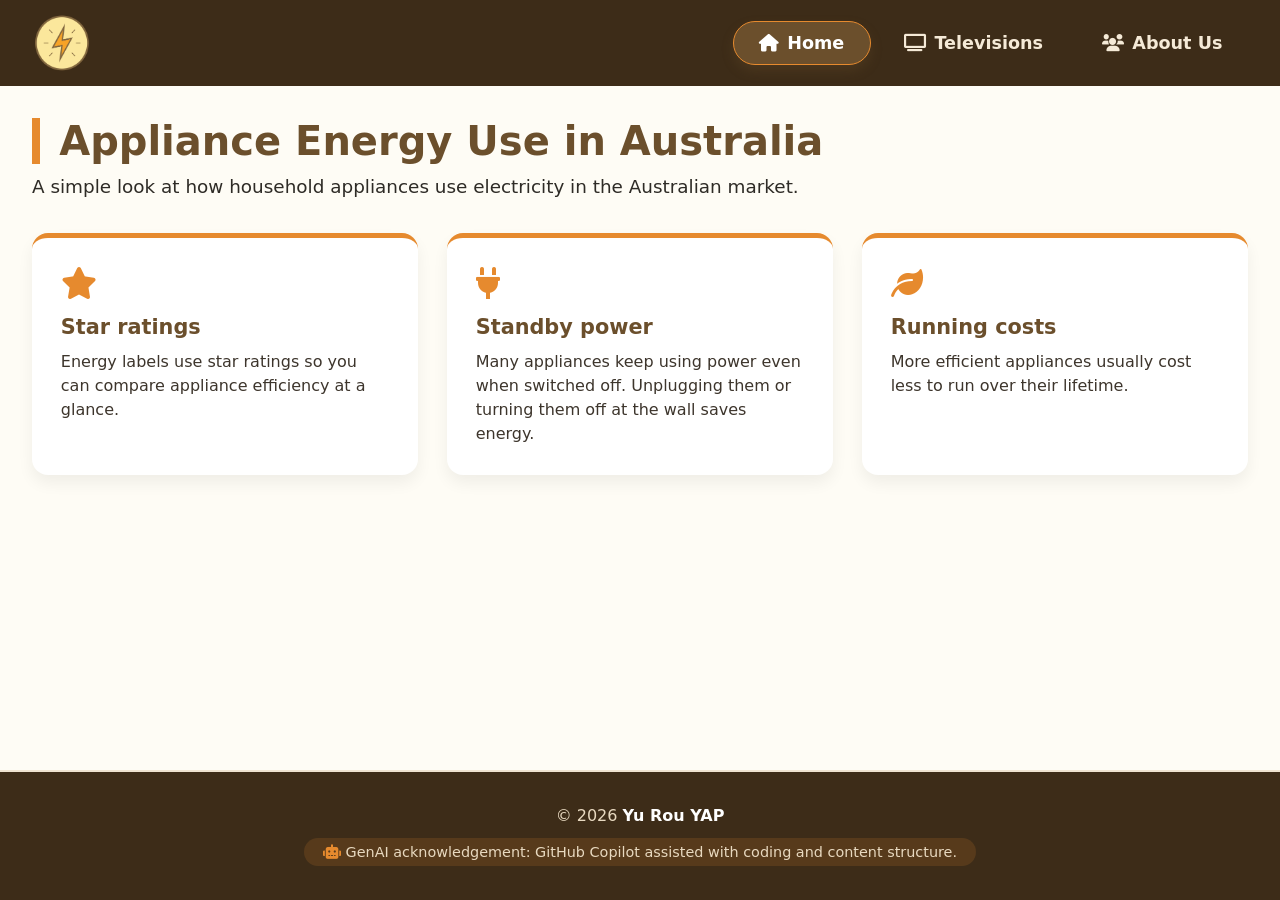
<file: index.html>
<!DOCTYPE html>
<html lang="en">
<head>
    <meta charset="UTF-8">
    <meta name="viewport" content="width=device-width, initial-scale=1.0">
    <title>Home</title>
    <link rel="stylesheet" href="https://cdnjs.cloudflare.com/ajax/libs/font-awesome/6.0.0-beta3/css/all.min.css">
    <link rel="stylesheet" href="style.css">
</head>

<body data-page="home">

<header class="top-nav" id="topNav"></header>

<!-- Main content -->
<main class="container">
    <h1>Appliance Energy Use in Australia</h1>
    <p class="intro-text">
        A simple look at how household appliances use electricity in the Australian market.
    </p>

    <div class="about-grid">
        <div class="card">
            <i class="fas fa-star"></i>
            <h3>Star ratings</h3>
            <p>Energy labels use star ratings so you can compare appliance efficiency at a glance.</p>
        </div>

        <div class="card">
            <i class="fas fa-plug"></i>
            <h3>Standby power</h3>
            <p>Many appliances keep using power even when switched off. Unplugging them or turning them off at the wall saves energy.</p>
        </div>

        <div class="card">
            <i class="fas fa-leaf"></i>
            <h3>Running costs</h3>
            <p>More efficient appliances usually cost less to run over their lifetime.</p>
        </div>      
    </div>

</main>

<!-- Footer -->
<footer id="siteFooter"></footer>
<script src="script.js"></script>

</body>
</html>
</file>
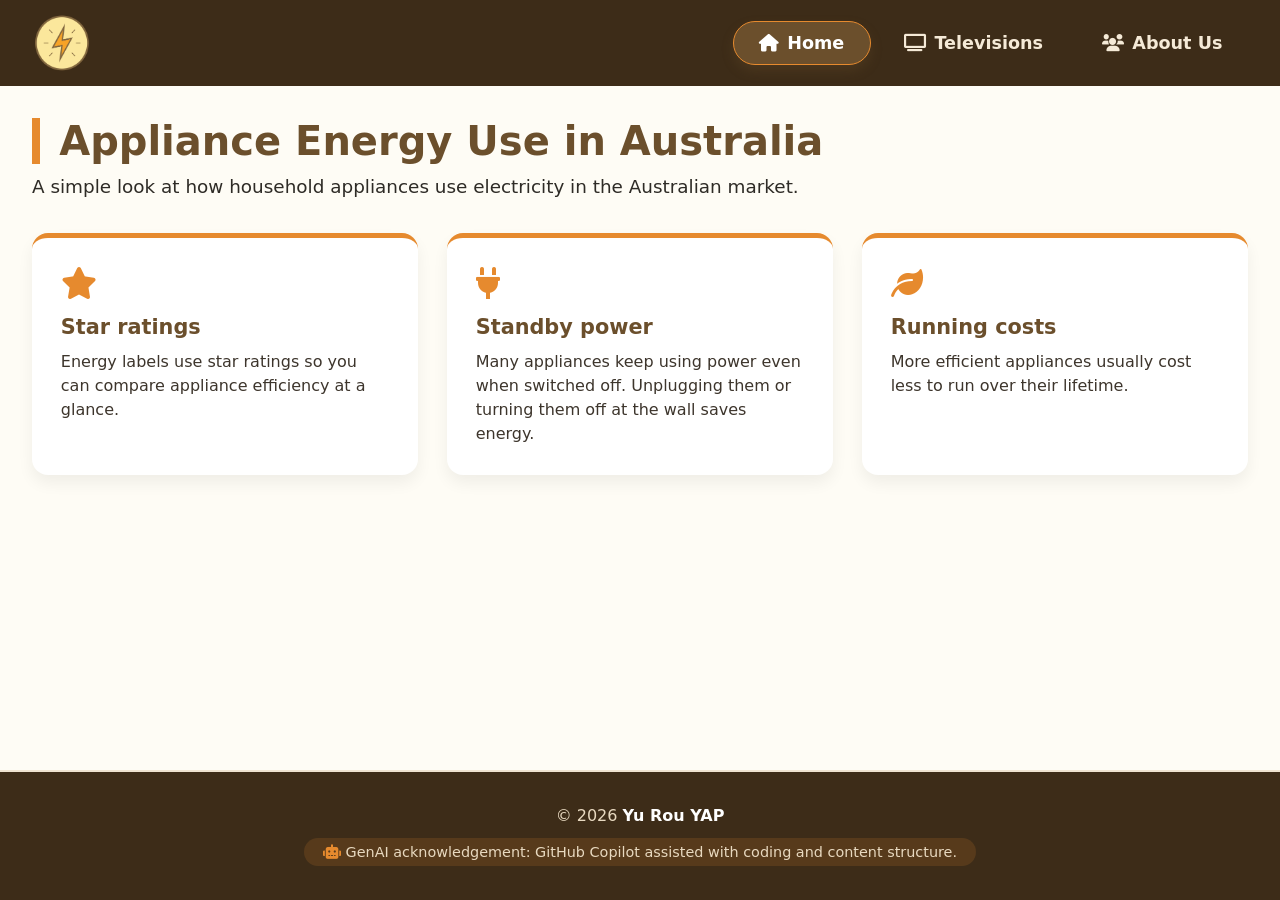
<file: Index.html>
<!DOCTYPE html>
<html lang="en">
<head>
    <meta charset="UTF-8">
    <meta name="viewport" content="width=device-width, initial-scale=1.0">
    <title>PowerSense · Home</title>
    <link rel="stylesheet" href="https://cdnjs.cloudflare.com/ajax/libs/font-awesome/6.0.0-beta3/css/all.min.css">
    <link rel="stylesheet" href="style.css">
</head>

<body data-page="home">

<header class="top-nav" id="topNav"></header>

<!-- Main content -->
<main class="container">
    <h1>Appliance Energy Use in Australia</h1>
    <p class="intro-text">
        A simple look at how household appliances use electricity in the Australian market.
    </p>

    <div class="about-grid">
        <div class="card">
            <i class="fas fa-star"></i>
            <h3>Star ratings</h3>
            <p>Energy labels use star ratings so you can compare appliance efficiency at a glance.</p>
        </div>

        <div class="card">
            <i class="fas fa-plug"></i>
            <h3>Standby power</h3>
            <p>Many appliances keep using power even when switched off. Unplugging them or turning them off at the wall saves energy.</p>
        </div>

        <div class="card">
            <i class="fas fa-leaf"></i>
            <h3>Running costs</h3>
            <p>More efficient appliances usually cost less to run over their lifetime.</p>
        </div>      
    </div>

</main>

<!-- Footer -->
<footer id="siteFooter"></footer>
<script src="script.js"></script>

</body>
</html>
</file>
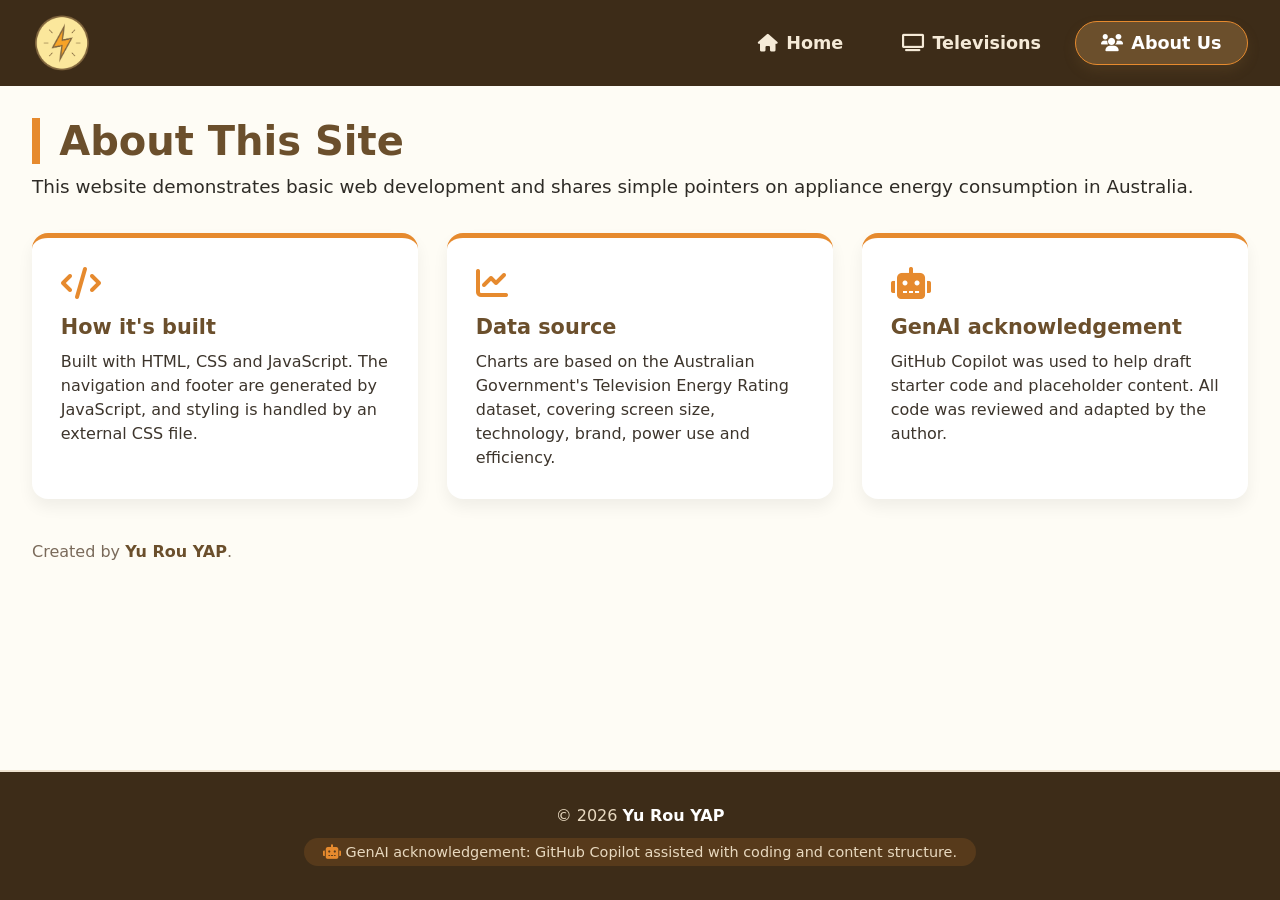
<file: About Us.html>
<!DOCTYPE html>
<html lang="en">
<head>
    <meta charset="UTF-8">
    <meta name="viewport" content="width=device-width, initial-scale=1.0">
    <title>About Us</title>
    <link rel="stylesheet" href="https://cdnjs.cloudflare.com/ajax/libs/font-awesome/6.0.0-beta3/css/all.min.css"> <!--Icons -->
    <link rel="stylesheet" href="style.css">
</head>

<body data-page="about">
    <header class="top-nav" id="topNav"></header>

    <main class="container">
        <h1>About This Site</h1>
        <p class="intro-text">
            This website demonstrates basic web development and shares simple pointers on appliance energy consumption in Australia.
        </p>

        <div class="about-grid">
            <div class="card">
                <i class="fas fa-code"></i>
                <h3>How it's built</h3>
                <p>Built with HTML, CSS and JavaScript. The navigation and footer are generated by JavaScript, and styling is handled by an external CSS file.</p>
            </div>

            <div class="card">
                <i class="fas fa-chart-line"></i>
                <h3>Data source</h3>
                <p>Charts are based on the Australian Government's Television Energy Rating dataset, covering screen size, technology, brand, power use and efficiency.</p>
            </div>

            <div class="card">
                <i class="fas fa-robot"></i>
                <h3>GenAI acknowledgement</h3>
                <p>GitHub Copilot was used to help draft starter code and placeholder content. All code was reviewed and adapted by the author.</p>
            </div>
        </div>

        <p class="about-footer-note">Created by <strong>Yu Rou YAP</strong>.</p>
    </main>

    <footer id="siteFooter"></footer>
    <script src="script.js"></script>
</body>
</html>
</file>
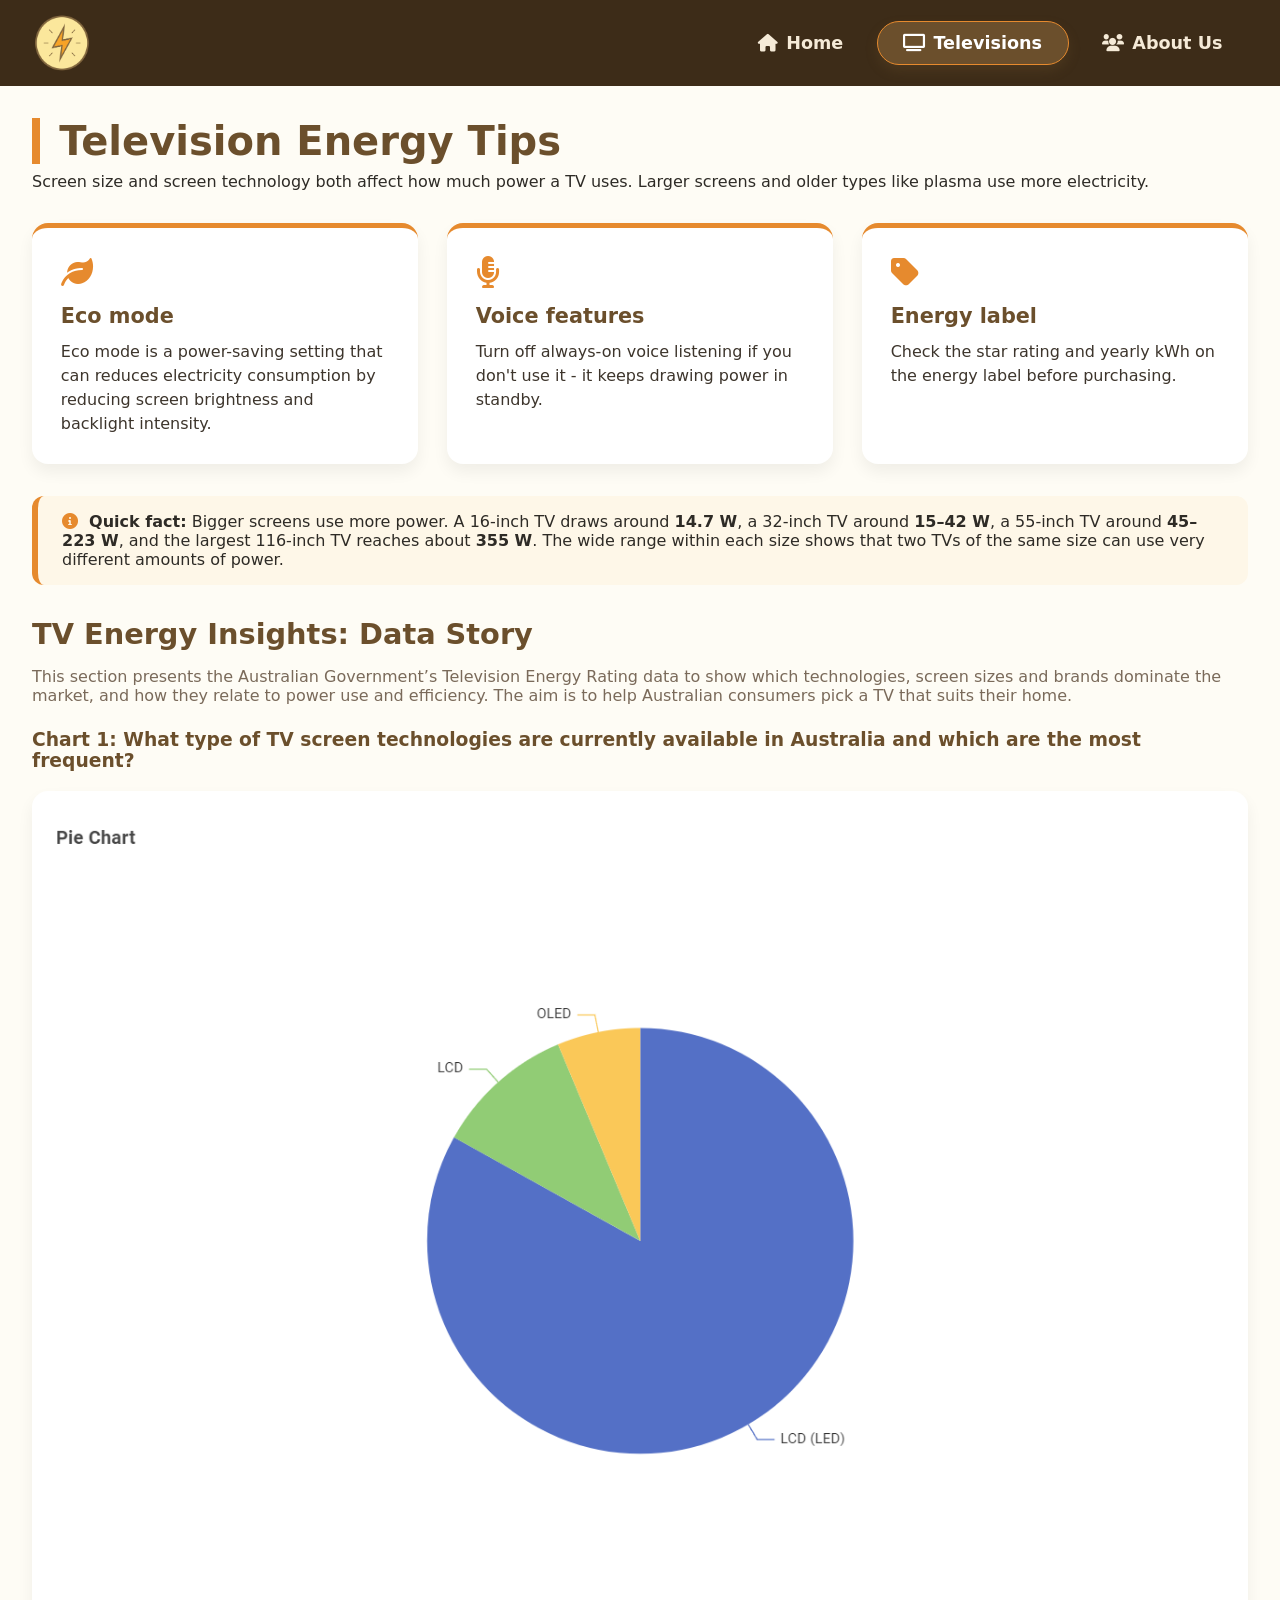
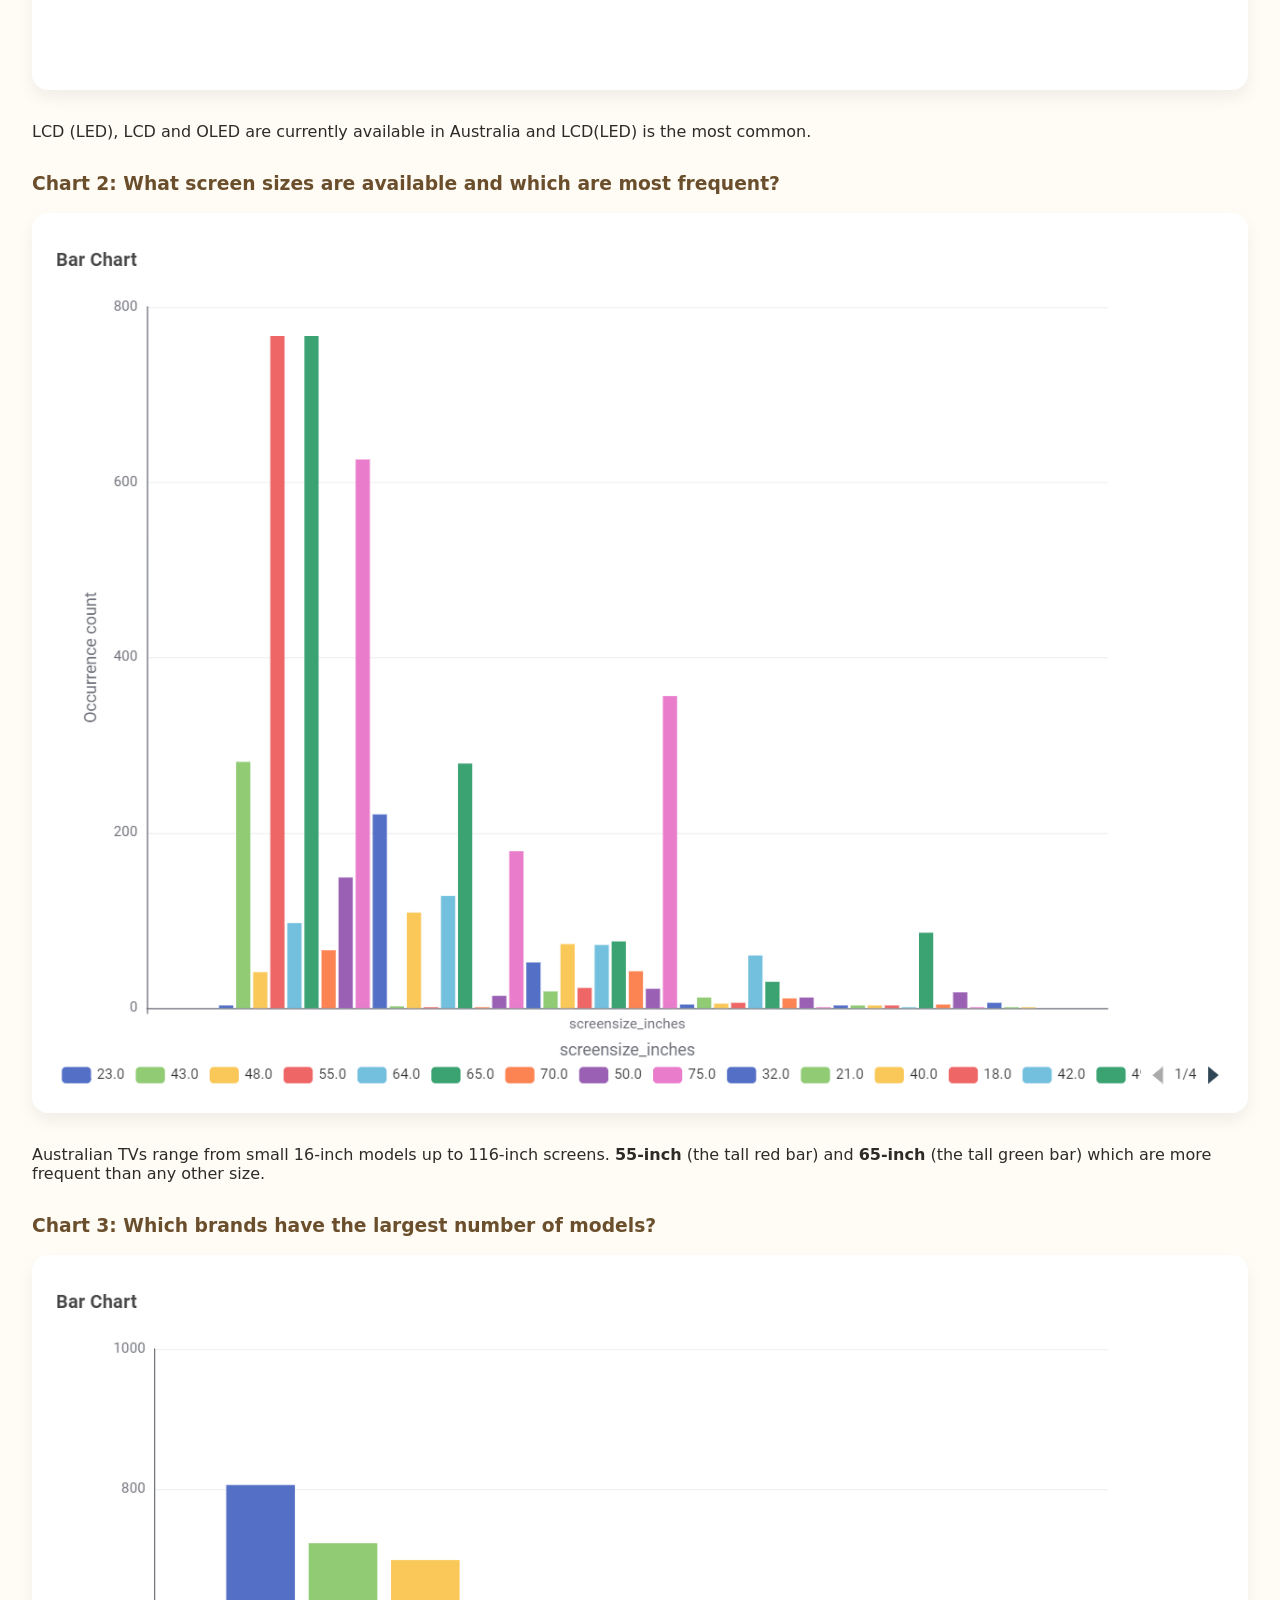
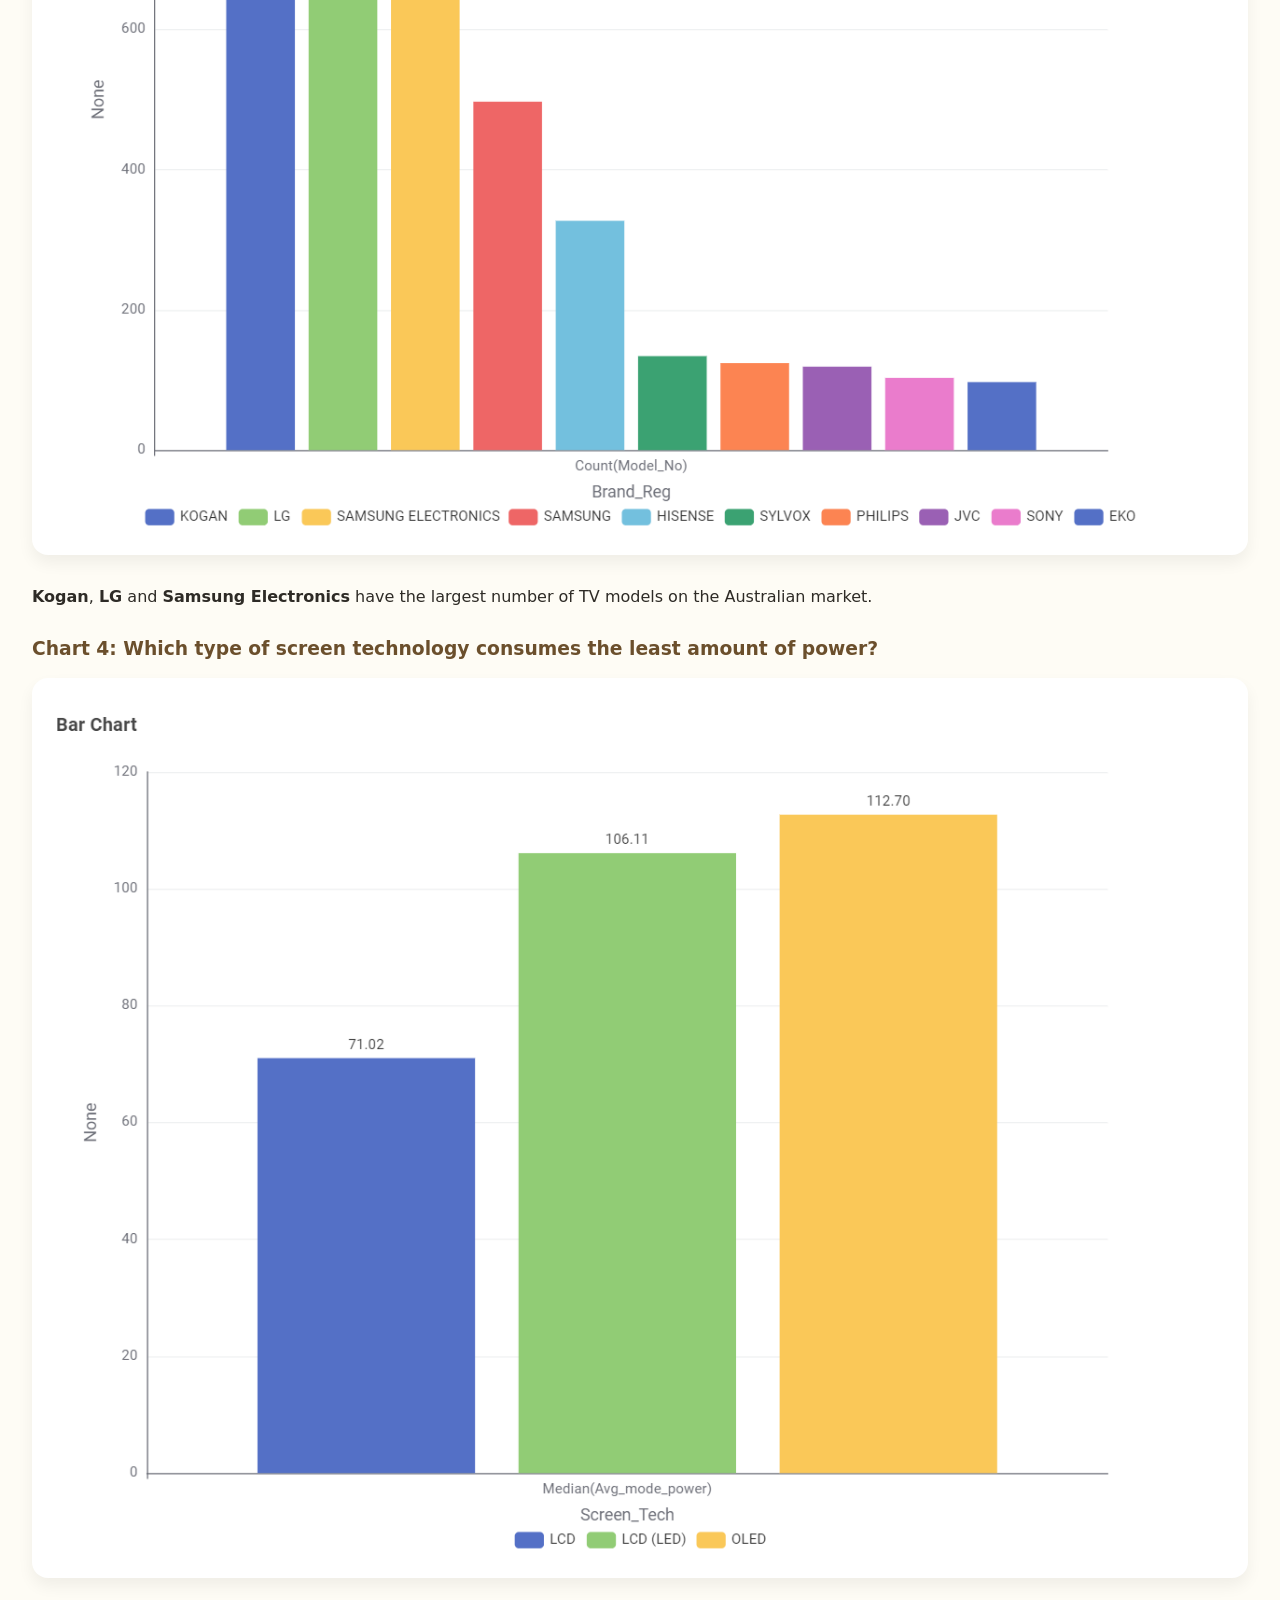
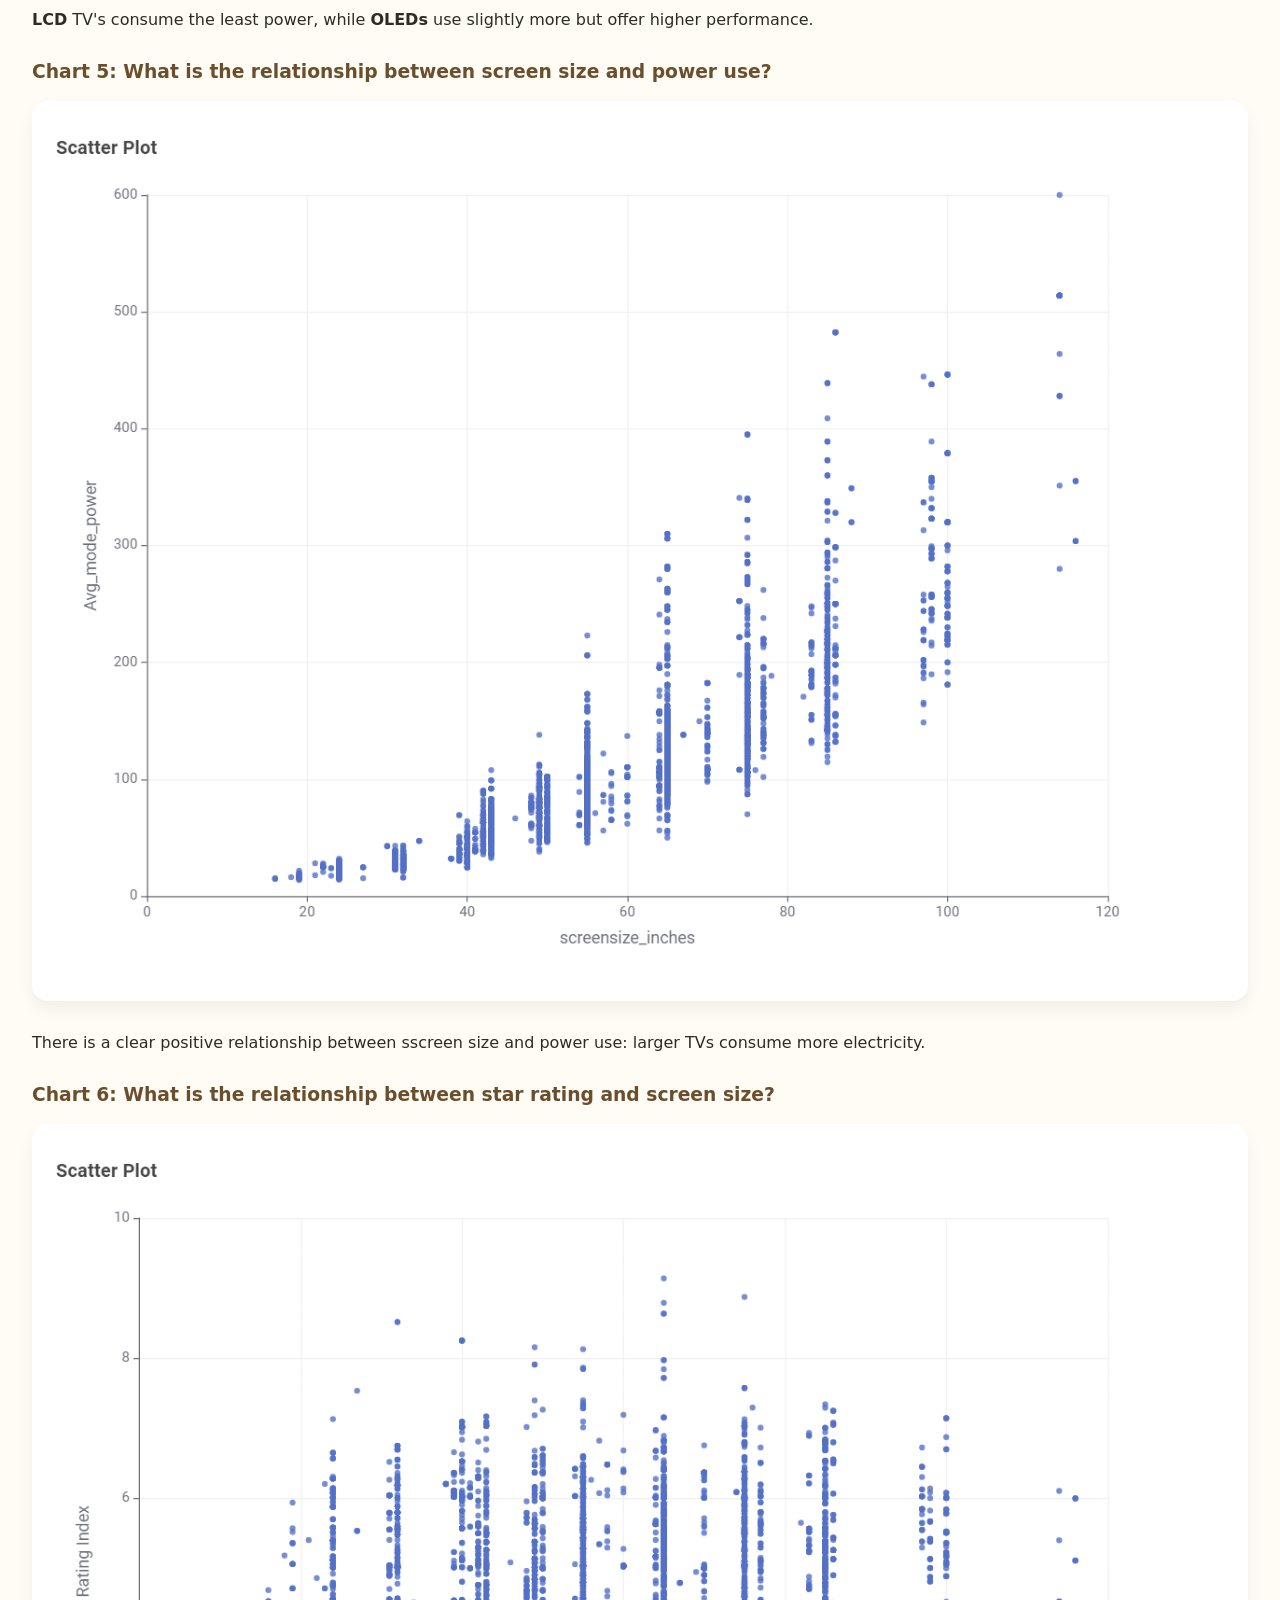
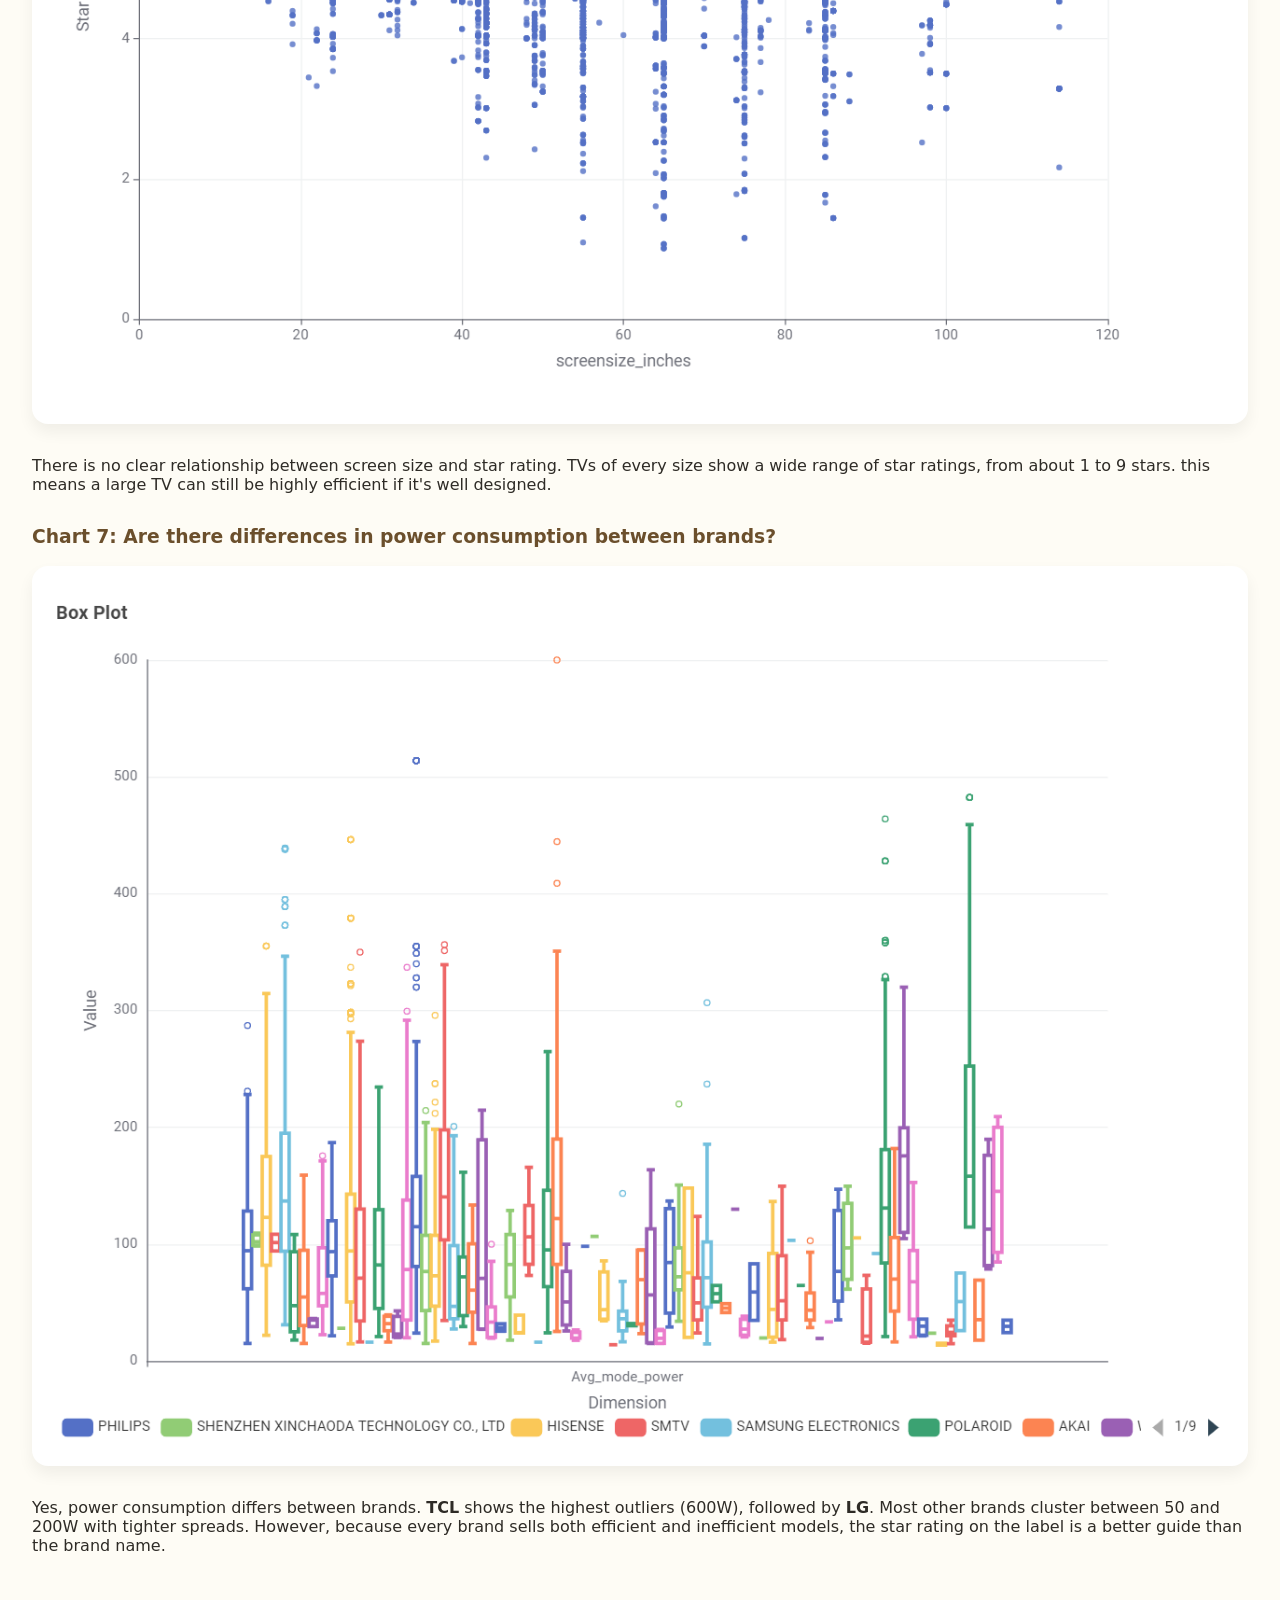
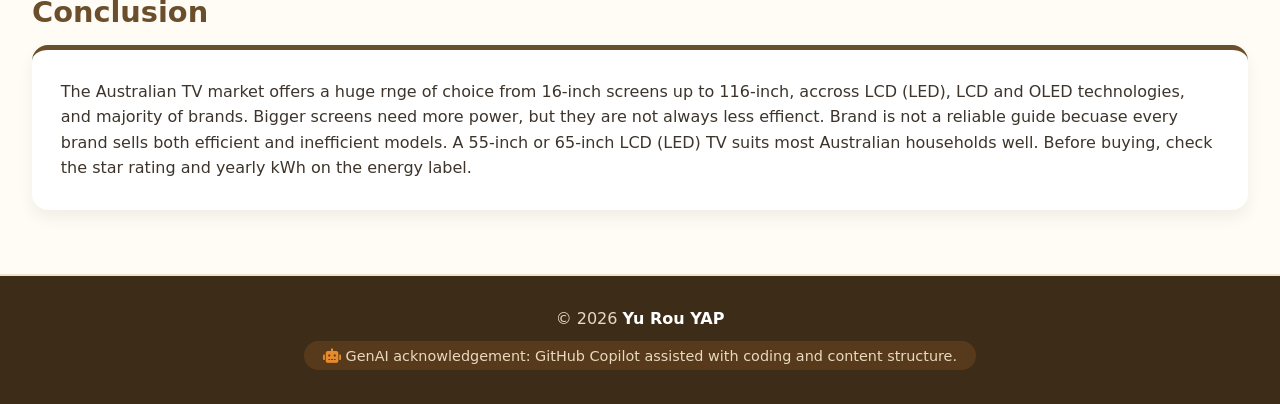
<file: television.html>
<!DOCTYPE html>
<html lang="en">
<head>
    <meta charset="UTF-8">
    <meta name="viewport" content="width=device-width, initial-scale=1.0">
    <title>Televisions</title>
    <link rel="stylesheet" href="https://cdnjs.cloudflare.com/ajax/libs/font-awesome/6.0.0-beta3/css/all.min.css">
    <link rel="stylesheet" href="style.css">
</head>
<body data-page="televisions">
  <!-- JavaScript -->
  <header class="top-nav" id="topNav"></header>

    <!-- Main content -->
    <main class="container">
        <h1>Television Energy Tips</h1>
        <div class="subhead">Screen size and screen technology both affect how much power a TV uses. Larger screens and older types like plasma use more electricity.</div>

        <div class="card-grid">
            <div class="card">
                <i class="fas fa-leaf"></i>
                <h3>Eco mode</h3>
                <p>Eco mode is a power-saving setting that can reduces electricity consumption by reducing screen brightness and backlight intensity. </p>
            </div>

            <div class="card">
                <i class="fas fa-microphone-alt"></i>
                <h3>Voice features</h3>
                <p>Turn off always-on voice listening if you don't use it - it keeps drawing power in standby.</p>
            </div>

            <div class="card">
                <i class="fas fa-tag"></i>
                <h3>Energy label</h3>
                <p>Check the star rating and yearly kWh on the energy label before purchasing.</p>
            </div>
        </div>

        <div class="note-box">
            <i class="fas fa-info-circle"></i>
            <strong>Quick fact:</strong> Bigger screens use more power. A 16-inch TV draws 
            around <strong>14.7 W</strong>, a 32-inch TV around <strong>15–42 W</strong>, 
            a 55-inch TV around <strong>45–223 W</strong>, and the largest 116-inch TV reaches about 
            <strong>355 W</strong>. The wide range within each size shows that two TVs 
            of the same size can use very different amounts of power.
        </div>

        <h2>TV Energy Insights: Data Story</h2>
        <p class="data-story-intro">
            This section presents the Australian Government’s Television Energy Rating data to show 
            which technologies, screen sizes and brands dominate the market, and how they relate to 
            power use and efficiency. The aim is to help Australian consumers pick a TV that suits 
            their home.
        </p>

        <!-- CHART 1 -->
        <div class="chart-section">
            <h3>Chart 1: What type of TV screen technologies are currently available in Australia and which are the most frequent?</h3>
            <div class="chart-box">
                <img src="Knime_Chart/Pie Chart.png" alt="TV technology distribution pie chart">
            </div>
            <p>LCD (LED), LCD and OLED are currently available in Australia and LCD(LED) is the most common.</p>
        </div>

        <!-- CHART 2 -->
        <div class="chart-section">
            <h3>Chart 2: What screen sizes are available and which are most frequent?</h3>
            <div class="chart-box">
                <img src="Knime_Chart/Bar Chart Q2.png" alt="Bar chart of TV screen sizes available in Australia">
            </div>
            <p>Australian TVs range from small 16-inch models up to 116-inch screens.
                <strong>55-inch</strong> (the tall red bar) and <strong>65-inch</strong> (the tall green bar) which are more frequent than any other size.
            </p>
        </div>

        <!-- CHART 3 -->
        <div class="chart-section">
            <h3>Chart 3: Which brands have the largest number of models?</h3>
            <div class="chart-box">
                <img src="Knime_Chart/Bar Chart Q3.png" alt="Bar chart of TV brands by number of models in Australia">
            </div>
            <p><strong>Kogan</strong>, <strong>LG</strong> and <strong>Samsung Electronics</strong> have the largest number of TV models on the Australian market.</p>
        </div>

        <!-- CHART 4 -->
        <div class="chart-section">
            <h3>Chart 4: Which type of screen technology consumes the least amount of power?</h3>
            <div class="chart-box">
                <img src="Knime_Chart/Bar Chart Q4.png" alt="Bar chart for power of screen type">
            </div>
            <p><strong>LCD</strong> TV's consume the least power, while <strong>OLEDs</strong> use slightly more but offer higher performance.</strong></p>
        </div>

        <!-- CHART 5 -->
        <div class="chart-section">
            <h3>Chart 5: What is the relationship between screen size and power use?</h3>
            <div class="chart-box">
                <img src="Knime_Chart/Scatter Plot Q5.png" alt="Relationship between power use and screen size scatter plot">
            </div>
            <p>There is a clear positive relationship between sscreen size and power use: larger TVs consume more electricity.</p>
        </div>

        <!-- CHART 6 -->
        <div class="chart-section">
            <h3>Chart 6: What is the relationship between star rating and screen size?</h3>
            <div class="chart-box">
                <img src="Knime_Chart/Scatter Plot Q6.png" alt="relationship between star rating and screen size scatter plot">
            </div>
            <p>There is no clear relationship between screen size and star rating. TVs of every size show a wide range of star ratings, from about 1 to 9 stars. this
                means a large TV can still be highly efficient if it's well designed.
            </p>
        </div>

        <!-- CHART 7 -->
        <div class="chart-section">
            <h3>Chart 7: Are there differences in power consumption between brands?</h3>
            <div class="chart-box">
                <img src="Knime_Chart/Box Plot Q7.png" alt="Box plot about differences in power consumption between brands">
            </div>
            <p>Yes, power consumption differs between brands. <strong>TCL</strong> shows the highest outliers (600W), followed by <strong>LG</strong>. Most other brands cluster between 50 and 200W with tighter spreads. 
                However, because every brand sells both efficient and inefficient models, the star rating on the label is a better guide than the brand name.</p>
        </div>

        <!--Conclusion-->
        <h2 class="conclusion-heading">Conclusion</h2>
        <div class="card conclusion-card">
            <p>The Australian TV market offers a huge rnge of choice from 16-inch screens up to 116-inch, accross LCD (LED), LCD and OLED technologies, and majority of brands. Bigger
                screens need more power, but they are not always less effienct. Brand is not a reliable guide becuase every brand sells both efficient and inefficient models. A 55-inch or 65-inch LCD (LED) TV suits most Australian households well. Before buying, check the star rating and yearly kWh on the energy label.
            </p>
        </div>
    


    </main>

    <footer id="siteFooter"></footer>
    <script src="script.js"></script>
</body>
</html>
</file>
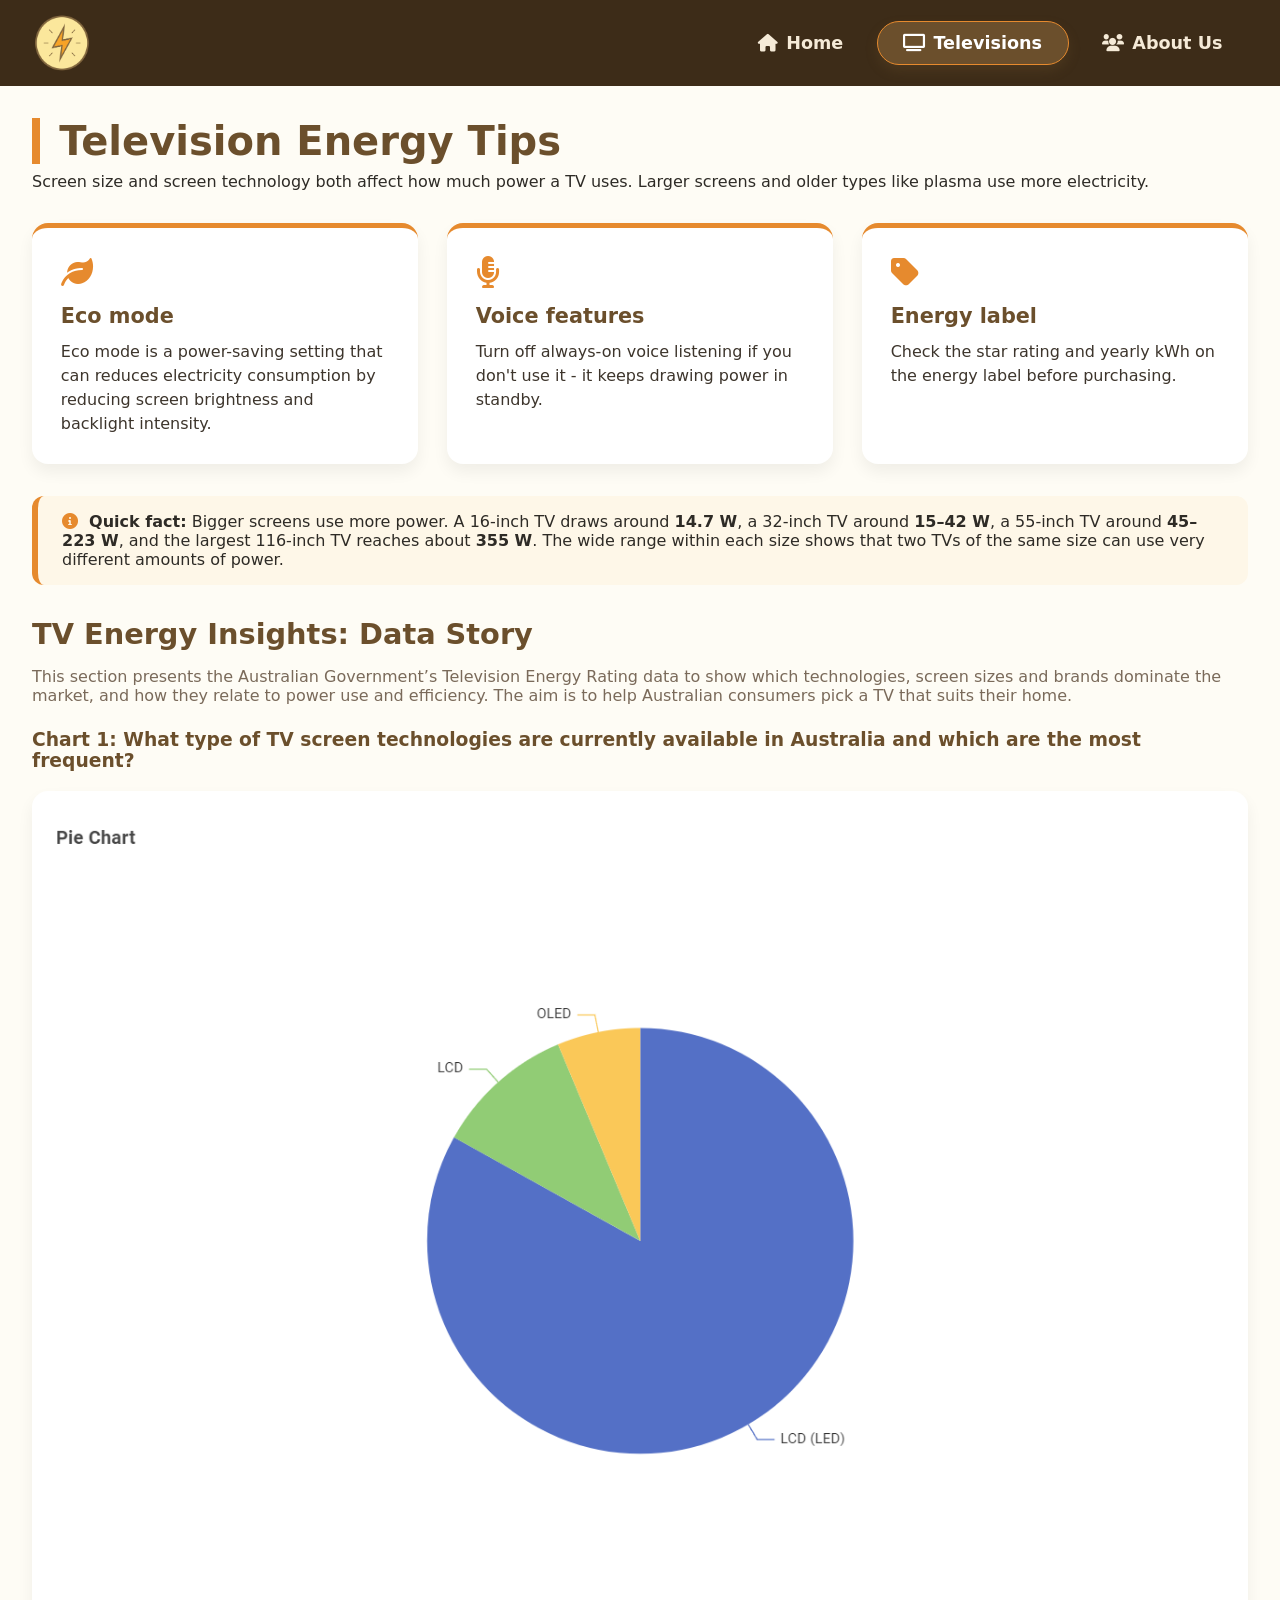
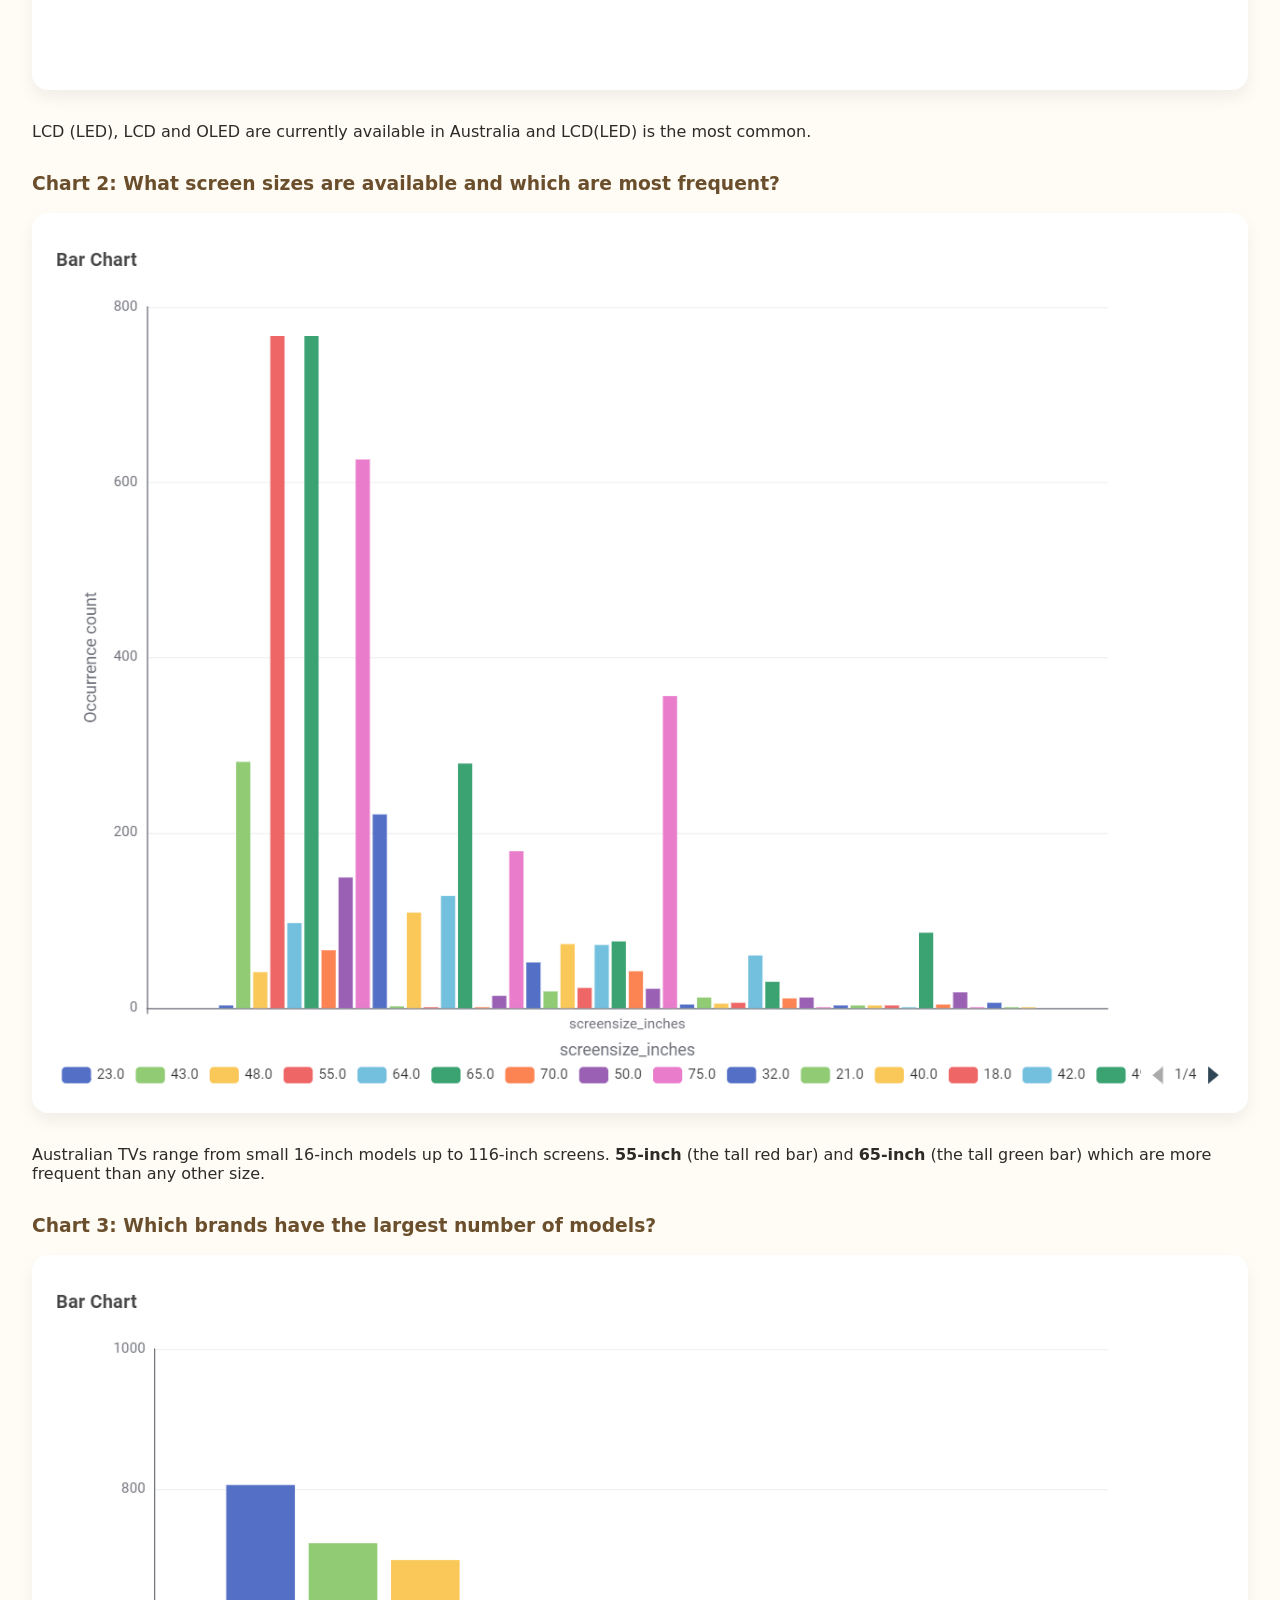
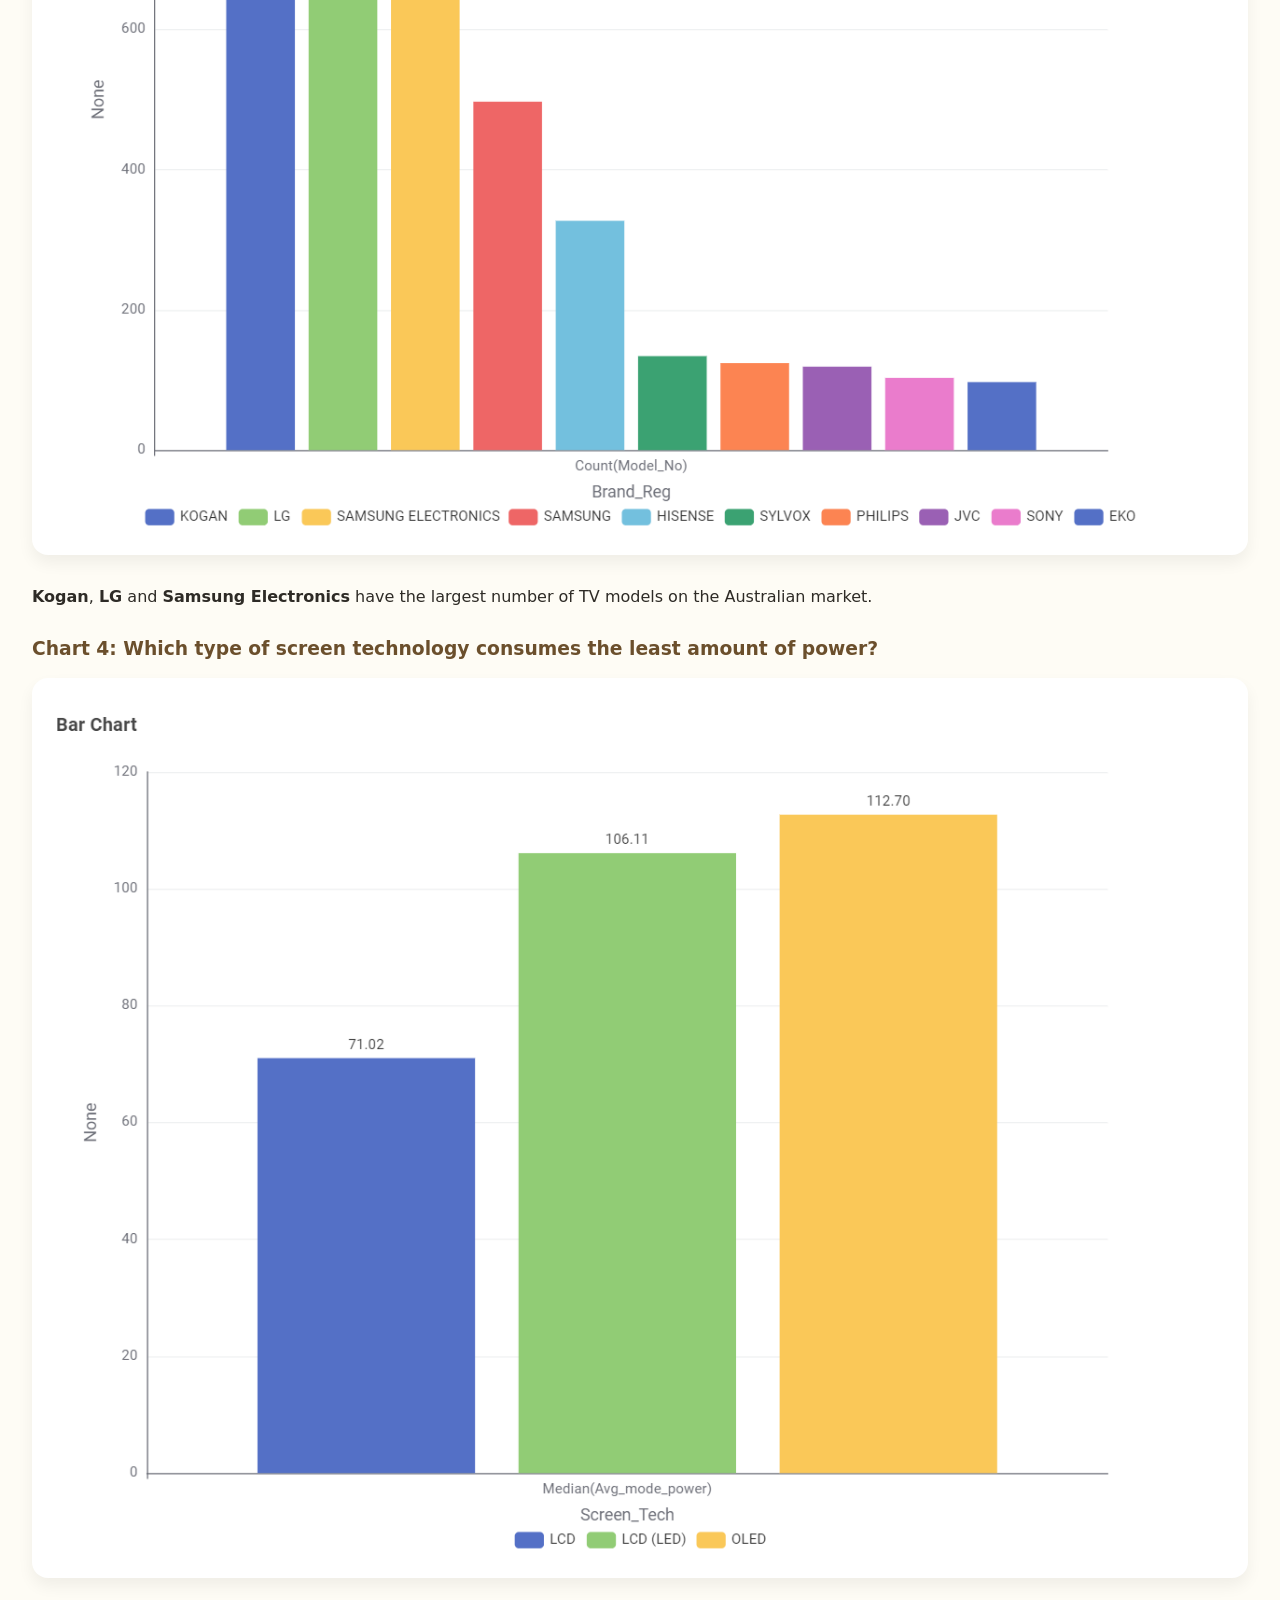
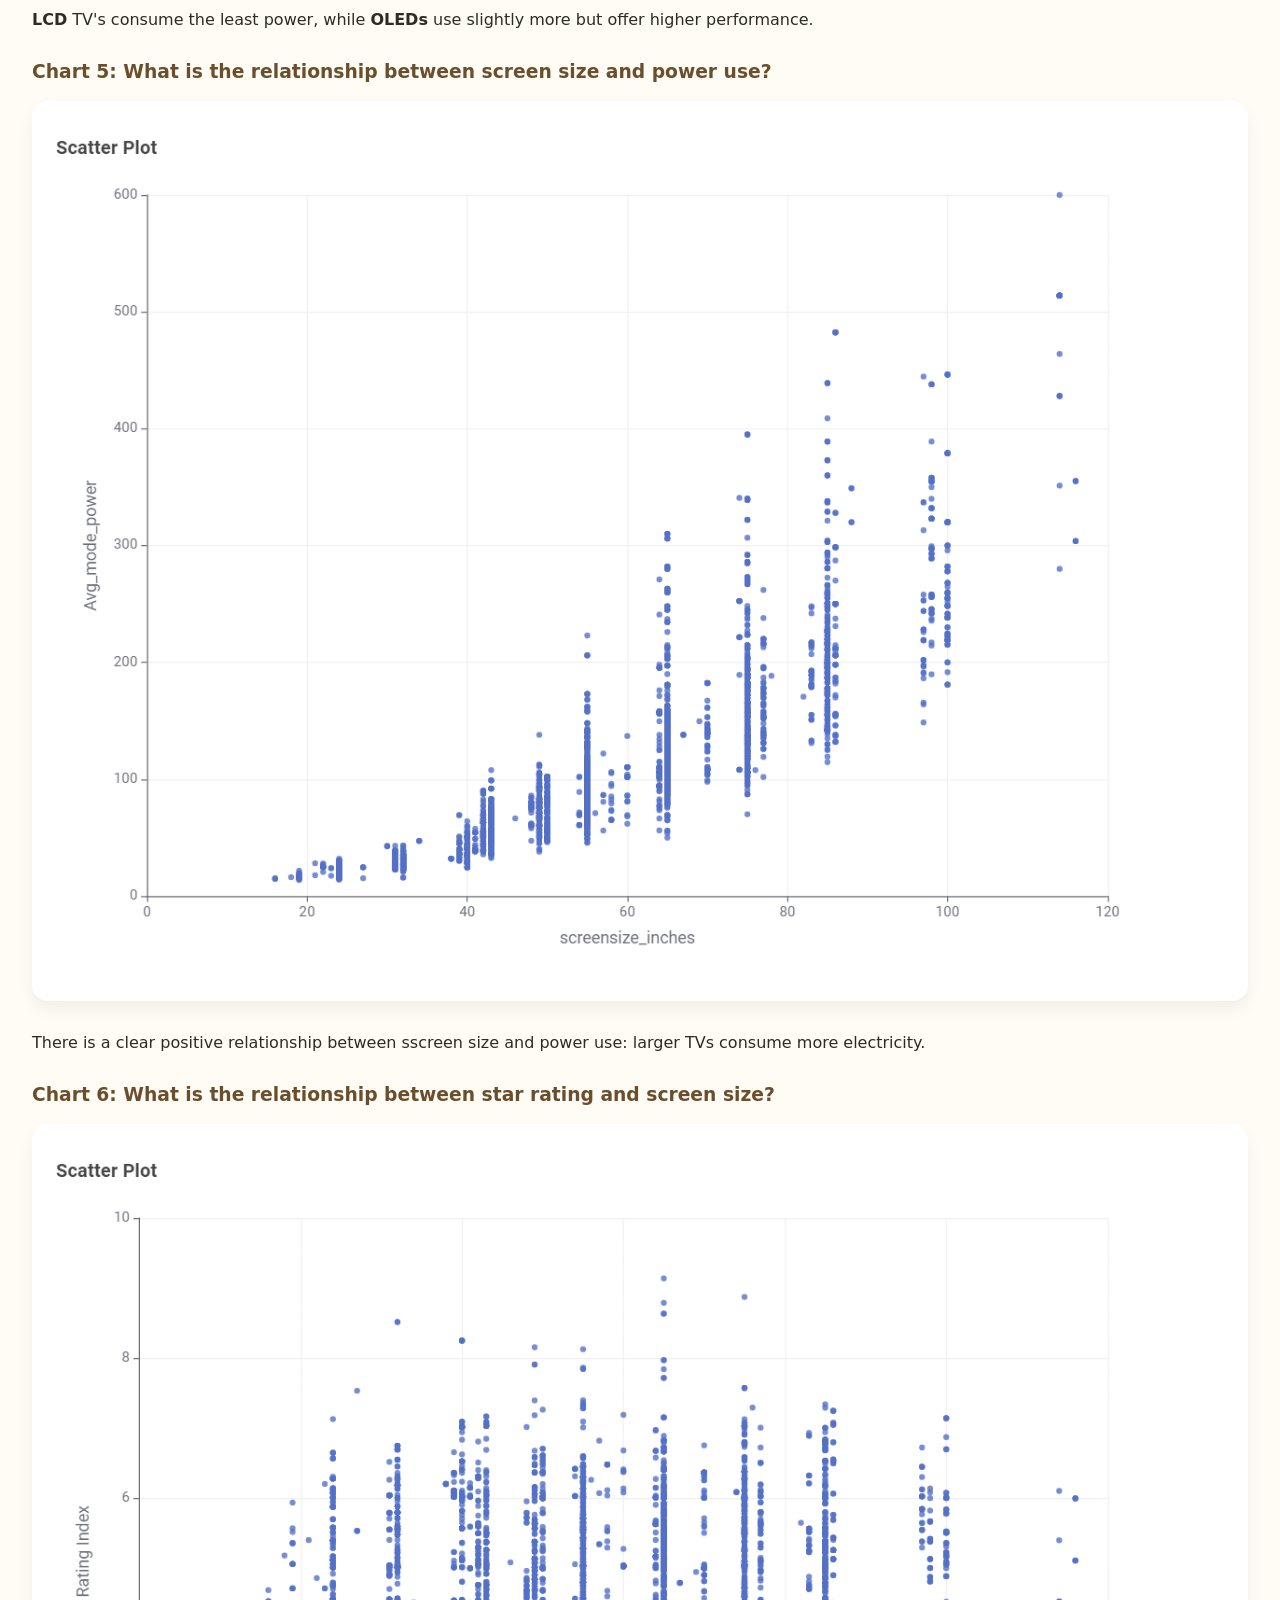
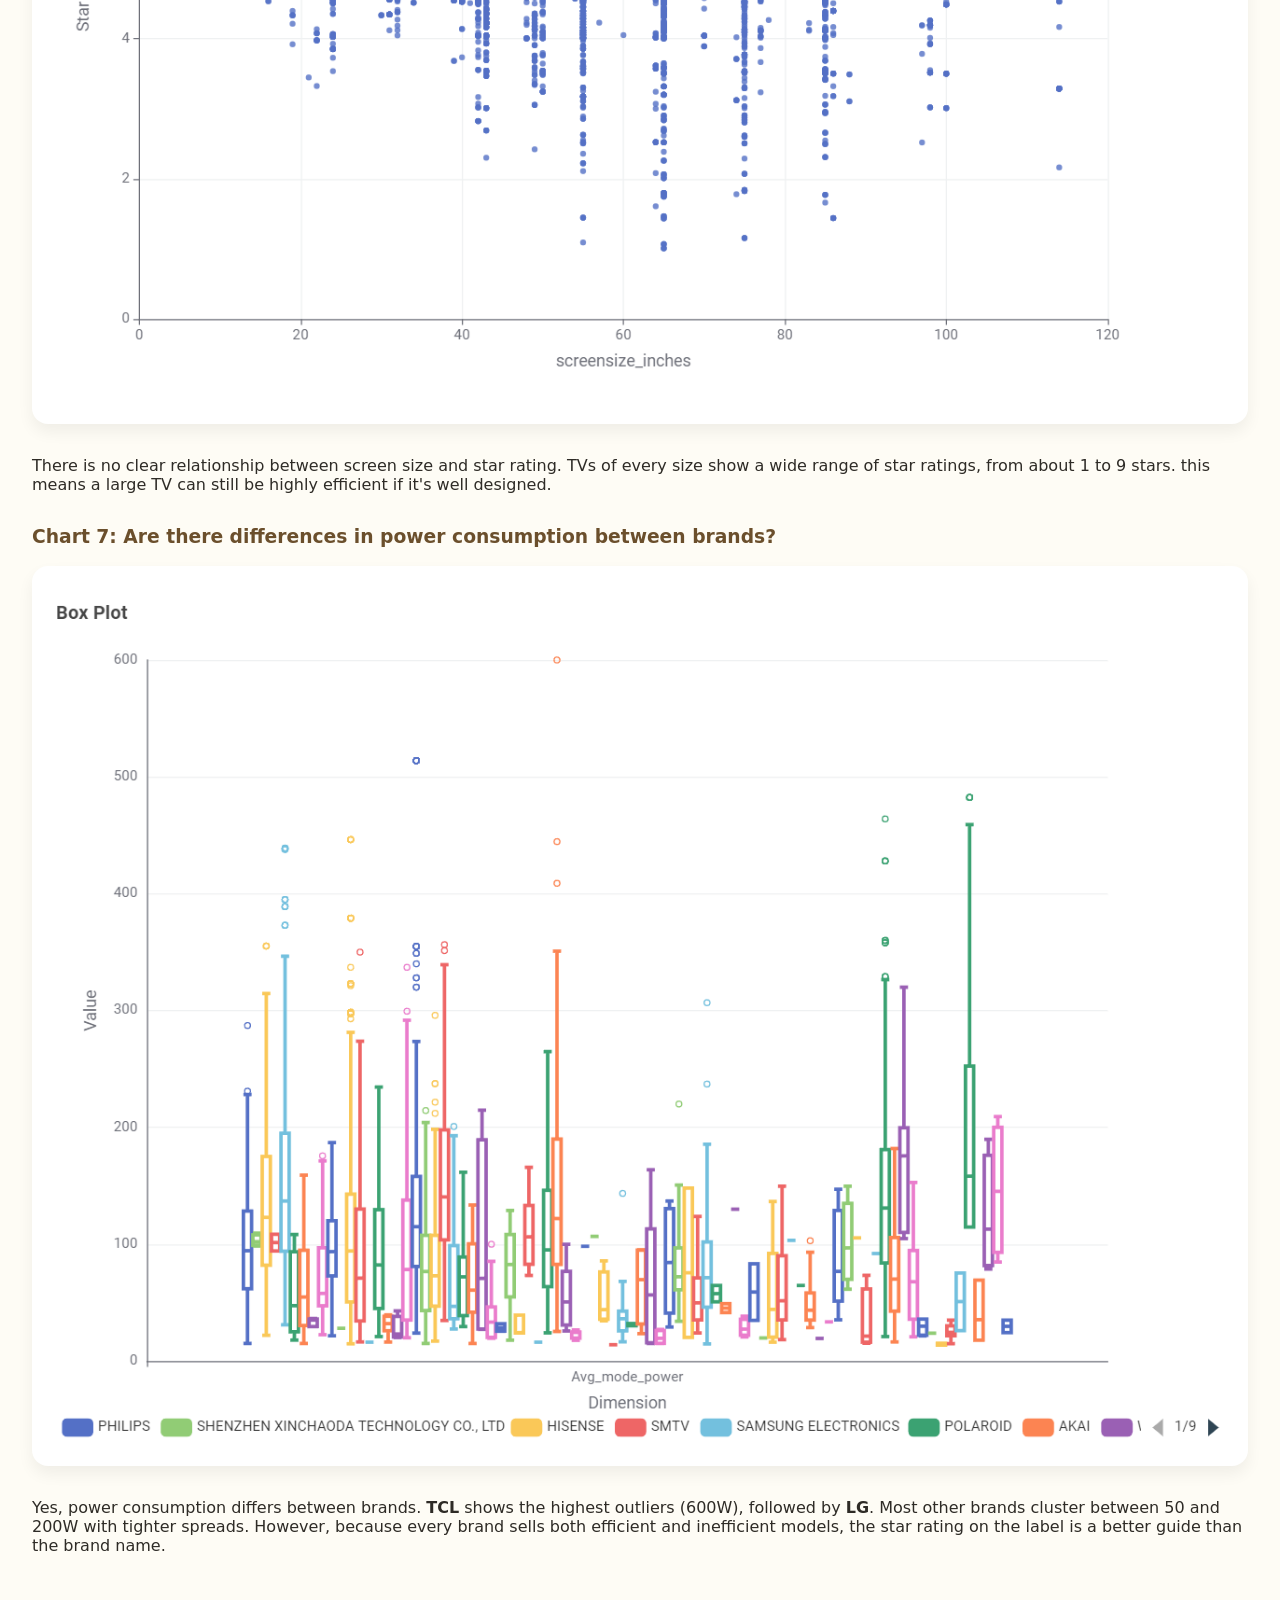
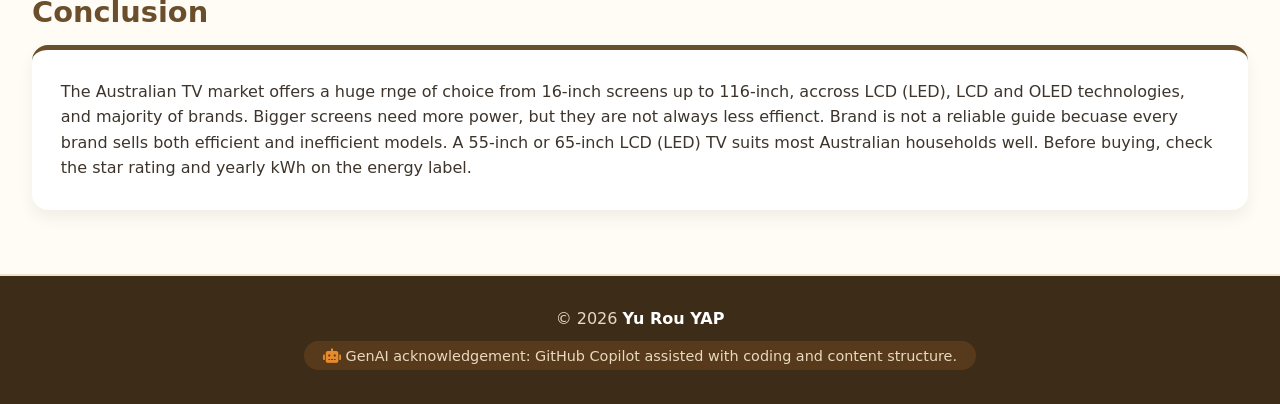
<file: Television.html>
<!DOCTYPE html>
<html lang="en">
<head>
    <meta charset="UTF-8">
    <meta name="viewport" content="width=device-width, initial-scale=1.0">
    <title>PowerSense · Televisions</title>
    <link rel="stylesheet" href="https://cdnjs.cloudflare.com/ajax/libs/font-awesome/6.0.0-beta3/css/all.min.css">
    <link rel="stylesheet" href="style.css">
</head>
<body data-page="televisions">
  <!-- JavaScript -->
  <header class="top-nav" id="topNav"></header>

    <!-- Main content -->
    <main class="container">
        <h1>Television Energy Tips</h1>
        <div class="subhead">Screen size and screen technology both affect how much power a TV uses. Larger screens and older types like plasma use more electricity.</div>

        <div class="card-grid">
            <div class="card">
                <i class="fas fa-leaf"></i>
                <h3>Eco mode</h3>
                <p>Eco mode is a power-saving setting that can reduces electricity consumption by reducing screen brightness and backlight intensity. </p>
            </div>

            <div class="card">
                <i class="fas fa-microphone-alt"></i>
                <h3>Voice features</h3>
                <p>Turn off always-on voice listening if you don't use it - it keeps drawing power in standby.</p>
            </div>

            <div class="card">
                <i class="fas fa-tag"></i>
                <h3>Energy label</h3>
                <p>Check the star rating and yearly kWh on the energy label before purchasing.</p>
            </div>
        </div>

        <div class="note-box">
            <i class="fas fa-info-circle"></i>
            <strong>Quick fact:</strong> Bigger screens use more power. A 16-inch TV draws 
            around <strong>14.7 W</strong>, a 32-inch TV around <strong>15–42 W</strong>, 
            a 55-inch TV around <strong>45–223 W</strong>, and the largest 116-inch TV reaches about 
            <strong>355 W</strong>. The wide range within each size shows that two TVs 
            of the same size can use very different amounts of power.
        </div>

        <h2>TV Energy Insights: Data Story</h2>
        <p class="data-story-intro">
            This section presents the Australian Government’s Television Energy Rating data to show 
            which technologies, screen sizes and brands dominate the market, and how they relate to 
            power use and efficiency. The aim is to help Australian consumers pick a TV that suits 
            their home.
        </p>

        <!-- CHART 1 -->
        <div class="chart-section">
            <h3>Chart 1: What type of TV screen technologies are currently available in Australia and which are the most frequent?</h3>
            <div class="chart-box">
                <img src="Knime_Chart/Pie Chart.png" alt="TV technology distribution pie chart">
            </div>
            <p>LCD (LED), LCD and OLED are currently available in Australia and LCD(LED) is the most common.</p>
        </div>

        <!-- CHART 2 -->
        <div class="chart-section">
            <h3>Chart 2: What screen sizes are available and which are most frequent?</h3>
            <div class="chart-box">
                <img src="Knime_Chart/Bar Chart Q2.png" alt="Bar chart of TV screen sizes available in Australia">
            </div>
            <p>Australian TVs range from small 16-inch models up to 116-inch screens.
                <strong>55-inch</strong> (the tall red bar) and <strong>65-inch</strong> (the tall green bar) which are more frequent than any other size.
            </p>
        </div>

        <!-- CHART 3 -->
        <div class="chart-section">
            <h3>Chart 3: Which brands have the largest number of models?</h3>
            <div class="chart-box">
                <img src="Knime_Chart/Bar Chart Q3.png" alt="Bar chart of TV brands by number of models in Australia">
            </div>
            <p><strong>Kogan</strong>, <strong>LG</strong> and <strong>Samsung Electronics</strong> have the largest number of TV models on the Australian market.</p>
        </div>

        <!-- CHART 4 -->
        <div class="chart-section">
            <h3>Chart 4: Which type of screen technology consumes the least amount of power?</h3>
            <div class="chart-box">
                <img src="Knime_Chart/Bar Chart Q4.png" alt="Bar chart for power of screen type">
            </div>
            <p><strong>LCD</strong> TV's consume the least power, while <strong>OLEDs</strong> use slightly more but offer higher performance.</strong></p>
        </div>

        <!-- CHART 5 -->
        <div class="chart-section">
            <h3>Chart 5: What is the relationship between screen size and power use?</h3>
            <div class="chart-box">
                <img src="Knime_Chart/Scatter Plot Q5.png" alt="Relationship between power use and screen size scatter plot">
            </div>
            <p>There is a clear positive relationship between sscreen size and power use: larger TVs consume more electricity.</p>
        </div>

        <!-- CHART 6 -->
        <div class="chart-section">
            <h3>Chart 6: What is the relationship between star rating and screen size?</h3>
            <div class="chart-box">
                <img src="Knime_Chart/Scatter Plot Q6.png" alt="relationship between star rating and screen size scatter plot">
            </div>
            <p>There is no clear relationship between screen size and star rating. TVs of every size show a wide range of star ratings, from about 1 to 9 stars. this
                means a large TV can still be highly efficient if it's well designed.
            </p>
        </div>

        <!-- CHART 7 -->
        <div class="chart-section">
            <h3>Chart 7: Are there differences in power consumption between brands?</h3>
            <div class="chart-box">
                <img src="Knime_Chart/Box Plot Q7.png" alt="Box plot about differences in power consumption between brands">
            </div>
            <p>Yes, power consumption differs between brands. <strong>TCL</strong> shows the highest outliers (600W), followed by <strong>LG</strong>. Most other brands cluster between 50 and 200W with tighter spreads. 
                However, because every brand sells both efficient and inefficient models, the star rating on the label is a better guide than the brand name.</p>
        </div>

        <!--Conclusion-->
        <h2 class="conclusion-heading">Conclusion</h2>
        <div class="card conclusion-card">
            <p>The Australian TV market offers a huge rnge of choice from 16-inch screens up to 116-inch, accross LCD (LED), LCD and OLED technologies, and majority of brands. Bigger
                screens need more power, but they are not always less effienct. Brand is not a reliable guide becuase every brand sells both efficient and inefficient models. A 55-inch or 65-inch LCD (LED) TV suits most Australian households well. Before buying, check the star rating and yearly kWh on the energy label.
            </p>
        </div>
    


    </main>

    <footer id="siteFooter"></footer>
    <script src="script.js"></script>
</body>
</html>
</file>
<file: style.css>
/*  CSS variables & reset  */
* {
  margin: 0;
  padding: 0;
  box-sizing: border-box;
  font-family: system-ui, 'Segoe UI', Roboto, sans-serif;
}

/* Reusable CSS variables for colors, shadows and border radius. */
:root {
  --logo-dark: #6b4f2c;      /* brown from logo outline */
  --logo-accent: #e68a2e;    /* orange bolt */
  --logo-light: #fef7e0;     /* pale yellow background */
  --logo-grey: #7a6a5a;     /* grey text */
  --shadow: 0 8px 16px rgba(0, 0, 0, 0.06);
  --radius: 16px;
}

body {
  background: #fefcf5;
  color: #2e2b26;
  display: flex;
  flex-direction: column;
  min-height: 100vh;   /* 100% of viewport height */
}

/*  Top navigation  */
.top-nav {
  background: #3d2c18;
  padding: 0.8rem 2rem;
  display: flex;
  align-items: center;
  gap: 1rem;
}

.logo-container {
  display: flex;
  align-items: center;
  justify-content: center;
  background: none;
  border: none;
  cursor: pointer; /* Make the logo clickable */
  padding: 0;
}

.logo-container:hover {
  transform: scale(1.02); /* Slightly enlarge the logo on hover */
}

.logo-img {
  width: 60px;
  height: 60px;
  object-fit: contain; /* Ensure the logo fits wihtin the container without stretched or cropped. */
  display: block;
}

.logo-text {
  font-weight: 700;
  font-size: 1.6rem;
  letter-spacing: -0.5px;
  color: #ffffff;
}

.nav-links {
  display: flex; /* Place button in a row */
  gap: 0.5rem;
  margin-left: auto;
}

.nav-btn {
  background: transparent;
  border: none;
  padding: 0.7rem 1.6rem;
  border-radius: 40px;
  font-size: 1.1rem;
  font-weight: 600;
  color: #f5ead7;
  cursor: pointer; /* Shows the pointer cursor when hovering  */
  transition: background 0.2s, color 0.2s, box-shadow 0.2s;
  display: flex;
  align-items: center;
  gap: 8px;
}

/* When hovering over a non-active navigation button */
.nav-btn:hover:not(.active) {
  background: rgba(230,138,46,0.25);
  color: #ffffff;
  box-shadow: 0 4px 10px rgba(230, 138, 46, 0.3);
}

/* Active navigation button */
.nav-btn.active {
  background: var(--logo-dark);
  color: white;
  box-shadow: 0 6px 12px rgba(107, 79, 44, 0.3);
  border: 1px solid var(--logo-accent); /* Thin orange border */
}

/* icon */
/*.nav-btn i {
  font-size: 1rem;
}*/


/*  Main content  */
.container {
  max-width: 1300px;
  margin: 2rem auto;
  padding: 0 2rem;
  flex: 1; /* Allow the container to grow and fill available space */
  width: 100%;
}

h1 {
  font-size: 2.5rem;
  font-weight: 700;
  color: var(--logo-dark);
  margin-bottom: 0.5rem;
  border-left: 8px solid var(--logo-accent);
  padding-left: 1.2rem;
}

h2 {
  font-size: 1.8rem;
  color: var(--logo-dark);
  margin: 1.5rem 0 1rem;
  font-weight: 600;
}


/*  Cards  */
.card-grid {
  display: grid;
  grid-template-columns: repeat(auto-fit, minmax(280px, 1fr));
  gap: 1.8rem;
  margin: 2rem 0;
}

.card {
  background: white;
  padding: 1.8rem;
  border-radius: var(--radius);
  box-shadow: var(--shadow);
  border-top: 5px solid var(--logo-accent); /* 5px orange border at the top of the card */
  transition: transform 0.2s ease;
}

.card:hover {
  transform: translateY(-4px); /* Slightly lift the card on hover */
}

.card i {
  font-size: 2rem;
  color: var(--logo-accent);
  margin-bottom: 1rem;
}

.card h3 {
  color: var(--logo-dark);
  margin-bottom: 0.7rem;
  font-size: 1.3rem;
}

.card p {
  color: #3d352c;
  line-height: 1.5;
}

/*  Footer  */
footer {
  text-align: center;
  padding: 1.8rem 2rem;
  background: #3d2c18;
  border-top: 2px solid #efe3d0;
  color: #e8d9c0;
  font-size: 1rem;
  margin-top: 2rem;
}

footer p {
  margin: 0.3rem 0;
}

footer strong {
  color: #ffffff;
  font-weight: 600;
}

.genai-note {
  font-size: 0.9rem;
  background: rgba(230, 138, 46, 0.15);
  display: inline-block; /* Make the note box fit its content */
  padding: 0.4rem 1.2rem;
  border-radius: 30px;
  margin-top: 8px;
}

.genai-note i {
  color: var(--logo-accent);
}

/*  Responsive  */
@media (max-width: 700px) {
  .top-nav {
    flex-direction: column;
    align-items: stretch;
    gap: 1rem;
  }
  .nav-links {
    margin-left: 0;
    justify-content: center;
  }
  .logo-container {
    justify-content: center;
  }
  h1 {
    font-size: 2rem;
  }
}

/*  Note box (placeholder notice)  */
.note-box {
  background: #fef7e8;
  padding: 1rem 1.5rem;
  border-radius: 12px;
  margin-bottom: 2rem;
  border-left: 6px solid var(--logo-accent);
}

.note-box i {
  color: var(--logo-accent);
  margin-right: 6px;
}

/*  Data story intro paragraph  */
.data-story-intro {
  margin-bottom: 1.5rem;
  color: var(--logo-grey);
}

/*  Chart sections  */
.chart-section {
  margin-bottom: 2rem;
}

.chart-section h3 {
  color: var(--logo-dark);
  margin-bottom: 0.5rem;
}

/*  Chart box (holds the KNIME PNG image)  */
.chart-box {
  background: white;
  padding: 1.5rem;
  border-radius: var(--radius);
  box-shadow: var(--shadow);
  margin: 1.2rem 0 2rem;
  text-align: center;
}

.chart-box img {
  max-width: 100%;
  height: auto;
  display: block;
  margin: 0 auto;
  border-radius: 8px;
}


/*Conclusion*/
.conclusion-heading {
  margin-top: 2.5rem;
}

.conclusion-card {
  border-top-color: var(--logo-dark);
}

.conclusion-card p {
  line-height: 1.6;
}



/*  About page  */
.intro-text {
  font-size: 1.15rem;
  line-height: 1.6;
  color: #2e2b26;
  margin-bottom: 2rem;

}

.about-grid {
  display: grid;
  grid-template-columns: repeat(auto-fit, minmax(260px, 1fr)); /* Responsive grid layout */
  gap: 1.8rem;
  margin: 2rem 0 2.5rem;
}

.about-footer-note {
  color: var(--logo-grey);
  font-size: 1rem;
  line-height: 1.6;
  margin-top: 1rem;
}

.about-footer-note strong {
  color: var(--logo-dark);
}
</file>
